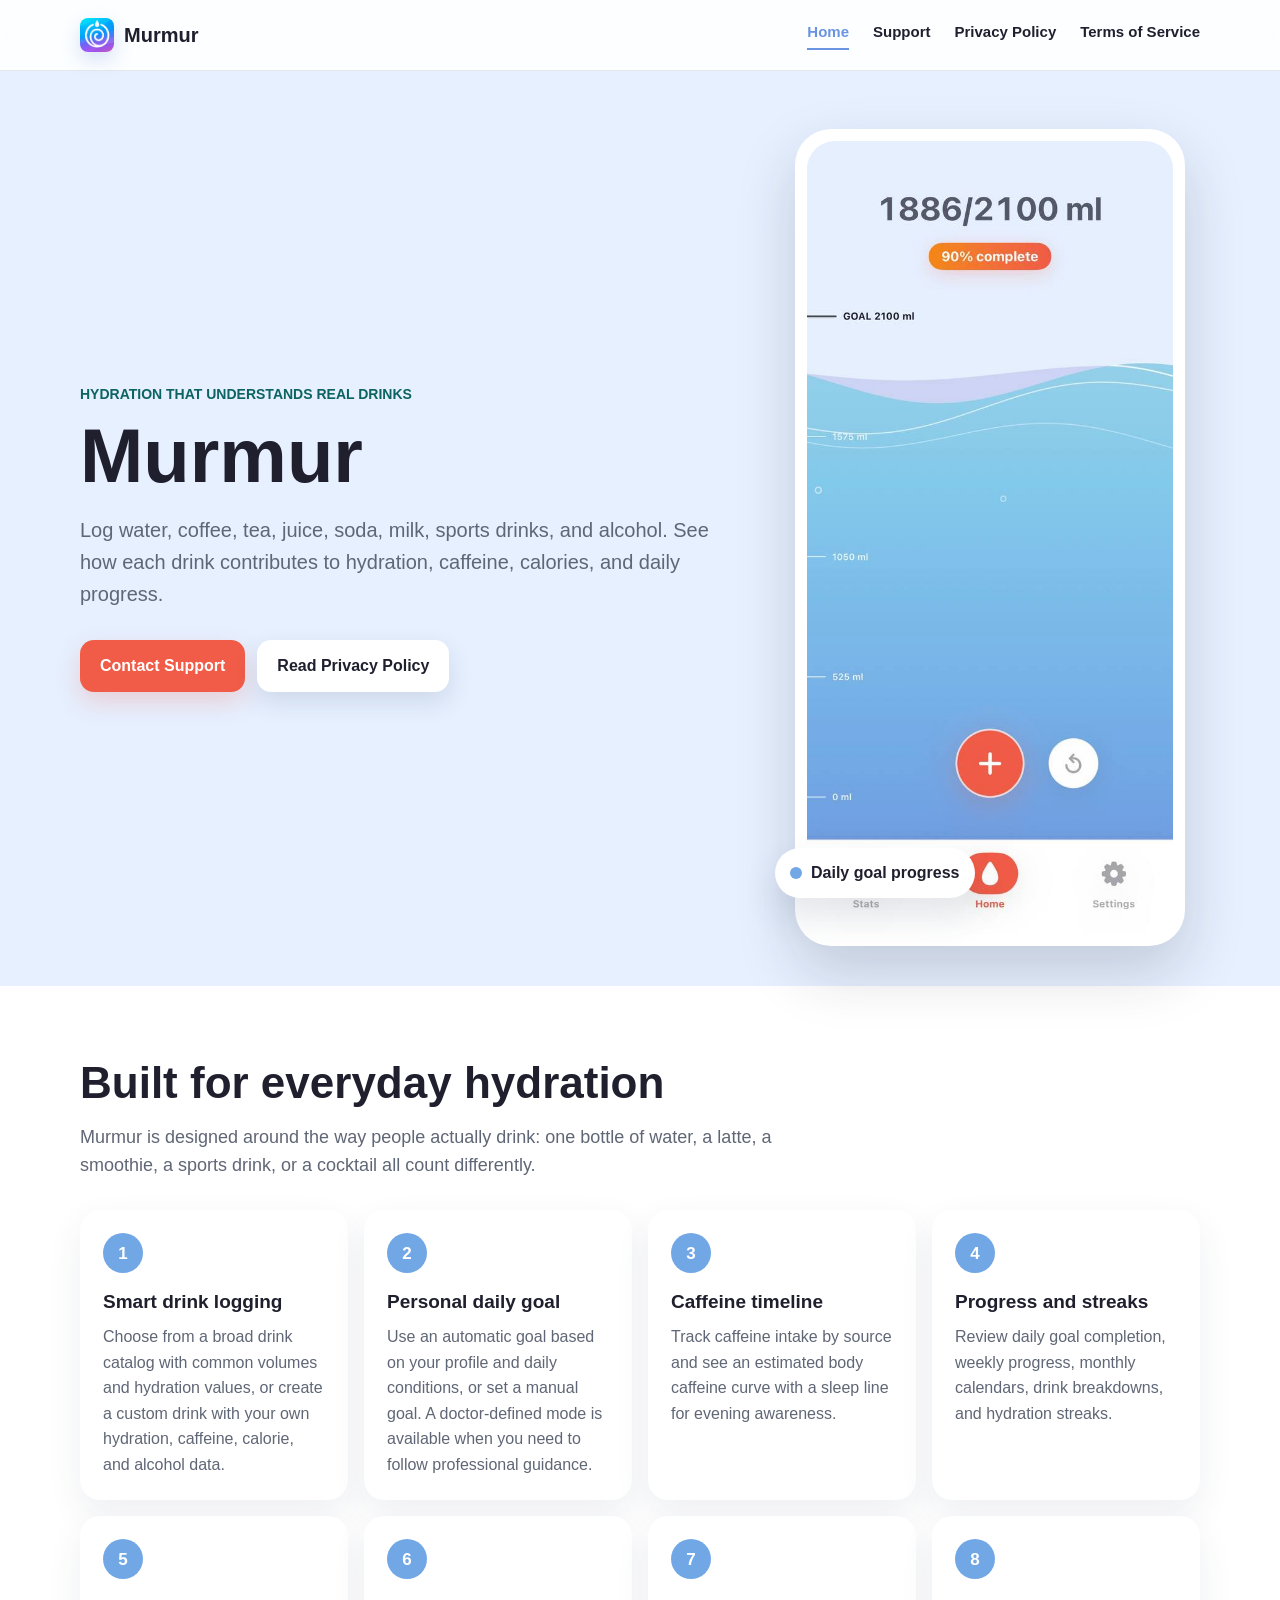
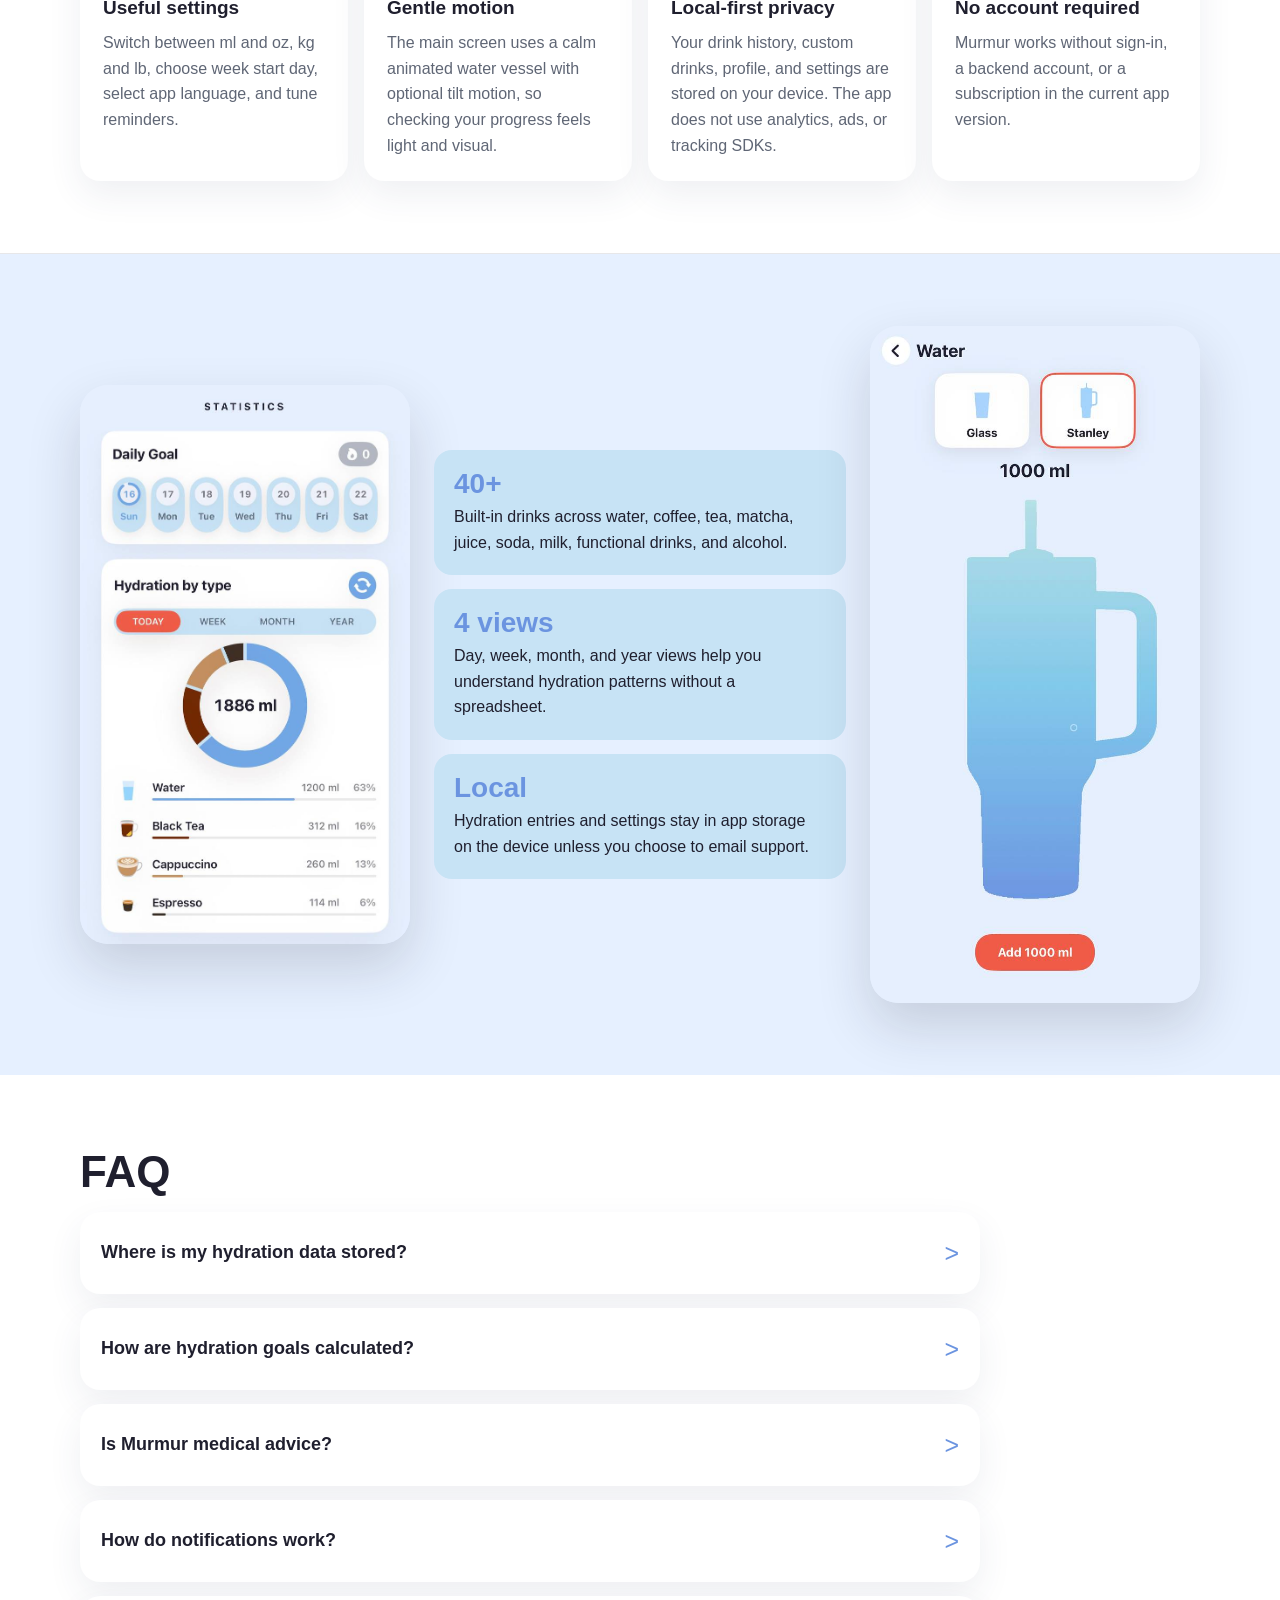
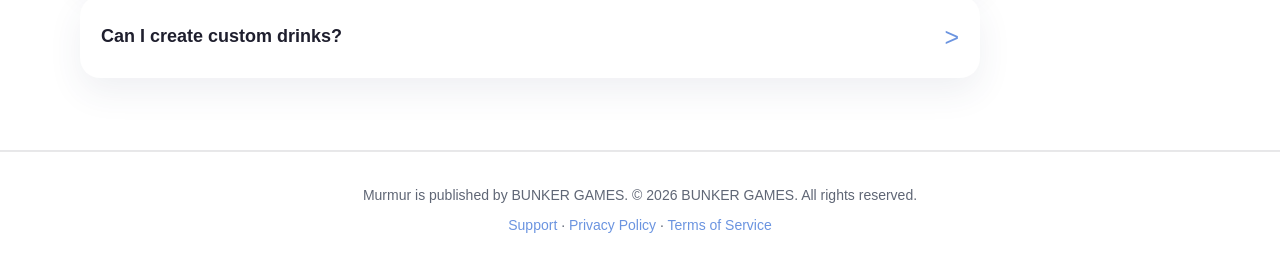
<file: index.html>
<!DOCTYPE html>
<html lang="en">
<head>
    <meta charset="UTF-8">
    <meta name="viewport" content="width=device-width, initial-scale=1.0">
    <title>Murmur for iPhone | Hydration, Caffeine and Drink Log</title>
    <meta name="description" content="Murmur is an iPhone hydration app for logging water and other drinks, tracking daily goals, caffeine, custom drinks, and hydration statistics.">
    <meta name="robots" content="index, follow, max-image-preview:large">
    <link rel="canonical" href="https://nikaprokudina.github.io/water_tracker_web/">
    <meta property="og:type" content="website">
    <meta property="og:title" content="Murmur for iPhone">
    <meta property="og:description" content="Track hydration, caffeine, drink types, daily goals, reminders, and custom drinks on iPhone.">
    <meta property="og:url" content="https://nikaprokudina.github.io/water_tracker_web/">
    <meta property="og:image" content="https://nikaprokudina.github.io/water_tracker_web/assets/main_screen.jpg">
    <meta name="twitter:card" content="summary_large_image">
    <link rel="icon" href="icon.JPEG" type="image/jpeg">
    <link rel="apple-touch-icon" href="icon.JPEG">
    <script type="application/ld+json">
    {
      "@context": "https://schema.org",
      "@type": "MobileApplication",
      "name": "Murmur",
      "operatingSystem": "iOS 17.0 or later",
      "applicationCategory": "HealthApplication",
      "applicationSubCategory": "Hydration tracker",
      "description": "An iPhone hydration tracker for logging water and other drinks, viewing daily goals, caffeine, drink breakdowns, and custom drink entries.",
      "url": "https://nikaprokudina.github.io/water_tracker_web/",
      "offers": {
        "@type": "Offer",
        "price": "0",
        "priceCurrency": "USD"
      },
      "publisher": {
        "@type": "Organization",
        "name": "BUNKER GAMES"
      }
    }
    </script>
    <link rel="stylesheet" href="style.css">
</head>
<body>
    <header>
        <div class="container">
            <a href="index.html" class="logo" aria-label="Murmur home"><span class="logo-mark" aria-hidden="true"></span>Murmur</a>
            <nav aria-label="Main navigation">
                <a href="index.html" class="active">Home</a>
                <a href="support.html">Support</a>
                <a href="privacy.html">Privacy Policy</a>
                <a href="terms.html">Terms of Service</a>
            </nav>
        </div>
    </header>

    <main>
        <section class="hero">
            <div class="container hero-grid">
                <div>
                    <p class="eyebrow">Hydration that understands real drinks</p>
                    <h1>Murmur</h1>
                    <p class="hero-copy">Log water, coffee, tea, juice, soda, milk, sports drinks, and alcohol. See how each drink contributes to hydration, caffeine, calories, and daily progress.</p>
                    <div class="hero-actions">
                        <a class="button" href="support.html">Contact Support</a>
                        <a class="button secondary" href="privacy.html">Read Privacy Policy</a>
                    </div>
                </div>

                <div class="hero-phone" aria-label="Murmur app preview">
                    <div class="phone-frame">
                        <img src="assets/main_screen.jpg" alt="Murmur main hydration screen preview">
                    </div>
                    <div class="floating-pill"><span aria-hidden="true"></span>Daily goal progress</div>
                </div>
            </div>
        </section>

        <section class="section band">
            <div class="container">
                <h2>Built for everyday hydration</h2>
                <p class="section-intro">Murmur is designed around the way people actually drink: one bottle of water, a latte, a smoothie, a sports drink, or a cocktail all count differently.</p>
                <div class="feature-grid">
                    <article class="feature-card">
                        <div class="icon">1</div>
                        <h3>Smart drink logging</h3>
                        <p>Choose from a broad drink catalog with common volumes and hydration values, or create a custom drink with your own hydration, caffeine, calorie, and alcohol data.</p>
                    </article>
                    <article class="feature-card">
                        <div class="icon">2</div>
                        <h3>Personal daily goal</h3>
                        <p>Use an automatic goal based on your profile and daily conditions, or set a manual goal. A doctor-defined mode is available when you need to follow professional guidance.</p>
                    </article>
                    <article class="feature-card">
                        <div class="icon">3</div>
                        <h3>Caffeine timeline</h3>
                        <p>Track caffeine intake by source and see an estimated body caffeine curve with a sleep line for evening awareness.</p>
                    </article>
                    <article class="feature-card">
                        <div class="icon">4</div>
                        <h3>Progress and streaks</h3>
                        <p>Review daily goal completion, weekly progress, monthly calendars, drink breakdowns, and hydration streaks.</p>
                    </article>
                    <article class="feature-card">
                        <div class="icon">5</div>
                        <h3>Useful settings</h3>
                        <p>Switch between ml and oz, kg and lb, choose week start day, select app language, and tune reminders.</p>
                    </article>
                    <article class="feature-card">
                        <div class="icon">6</div>
                        <h3>Gentle motion</h3>
                        <p>The main screen uses a calm animated water vessel with optional tilt motion, so checking your progress feels light and visual.</p>
                    </article>
                    <article class="feature-card">
                        <div class="icon">7</div>
                        <h3>Local-first privacy</h3>
                        <p>Your drink history, custom drinks, profile, and settings are stored on your device. The app does not use analytics, ads, or tracking SDKs.</p>
                    </article>
                    <article class="feature-card">
                        <div class="icon">8</div>
                        <h3>No account required</h3>
                        <p>Murmur works without sign-in, a backend account, or a subscription in the current app version.</p>
                    </article>
                </div>
            </div>
        </section>

        <section class="section">
            <div class="container showcase">
                <img src="assets/statistics.jpg" alt="Murmur statistics screen" loading="lazy">
                <div class="stat-stack">
                    <div class="stat-card">
                        <strong>40+</strong>
                        <p>Built-in drinks across water, coffee, tea, matcha, juice, soda, milk, functional drinks, and alcohol.</p>
                    </div>
                    <div class="stat-card">
                        <strong>4 views</strong>
                        <p>Day, week, month, and year views help you understand hydration patterns without a spreadsheet.</p>
                    </div>
                    <div class="stat-card">
                        <strong>Local</strong>
                        <p>Hydration entries and settings stay in app storage on the device unless you choose to email support.</p>
                    </div>
                </div>
                <img src="assets/choose_water_volume.jpg" alt="Murmur drink volume selection screen" loading="lazy">
            </div>
        </section>

        <section class="section band">
            <div class="container">
                <h2>FAQ</h2>
                <div class="faq-list">
                    <article class="faq-item">
                        <div class="faq-question">
                            <h3>Where is my hydration data stored?</h3>
                            <span class="faq-arrow">></span>
                        </div>
                        <div class="faq-answer">
                            <p>Your drink entries, daily goal snapshots, custom drinks, custom colors, and settings are stored locally on your device in the app's private storage. Murmur does not upload this data to a server.</p>
                        </div>
                    </article>

                    <article class="faq-item">
                        <div class="faq-question">
                            <h3>How are hydration goals calculated?</h3>
                            <span class="faq-arrow">></span>
                        </div>
                        <div class="faq-answer">
                            <p>The app can estimate a goal from optional profile settings such as age, weight, sex, pregnancy or breastfeeding status, activity level, and weather-style preferences. You can also set a manual goal or use a doctor-defined amount.</p>
                        </div>
                    </article>

                    <article class="faq-item">
                        <div class="faq-question">
                            <h3>Is Murmur medical advice?</h3>
                            <span class="faq-arrow">></span>
                        </div>
                        <div class="faq-answer">
                            <p>No. Murmur is an informational wellness tool. It does not diagnose, treat, or prevent disease. Follow guidance from a qualified healthcare professional, especially if you have a medical fluid restriction or condition affecting hydration.</p>
                        </div>
                    </article>

                    <article class="faq-item">
                        <div class="faq-question">
                            <h3>How do notifications work?</h3>
                            <span class="faq-arrow">></span>
                        </div>
                        <div class="faq-answer">
                            <p>Open Settings, General and Support, Notifications. If this is the first time, iOS will ask for permission. If permission was previously denied, the app opens iOS notification settings so you can change it there.</p>
                        </div>
                    </article>

                    <article class="faq-item">
                        <div class="faq-question">
                            <h3>Can I create custom drinks?</h3>
                            <span class="faq-arrow">></span>
                        </div>
                        <div class="faq-answer">
                            <p>Yes. You can add custom drinks with a name, icon, color, default size, hydration percentage, caffeine, calories, and alcohol percentage. Custom drinks are stored locally on your device.</p>
                        </div>
                    </article>
                </div>
            </div>
        </section>
    </main>

    <footer>
        <div class="container">
            <p>Murmur is published by BUNKER GAMES. &copy; 2026 BUNKER GAMES. All rights reserved.</p>
            <div class="footer-links">
                <a href="support.html">Support</a> ·
                <a href="privacy.html">Privacy Policy</a> ·
                <a href="terms.html">Terms of Service</a>
            </div>
        </div>
    </footer>

    <script>
        document.querySelectorAll(".faq-question").forEach(question => {
            question.addEventListener("click", () => {
                const faqItem = question.parentElement;
                const isActive = faqItem.classList.contains("active");

                document.querySelectorAll(".faq-item").forEach(item => {
                    item.classList.remove("active");
                });

                if (!isActive) {
                    faqItem.classList.add("active");
                }
            });
        });
    </script>
</body>
</html>
</file>
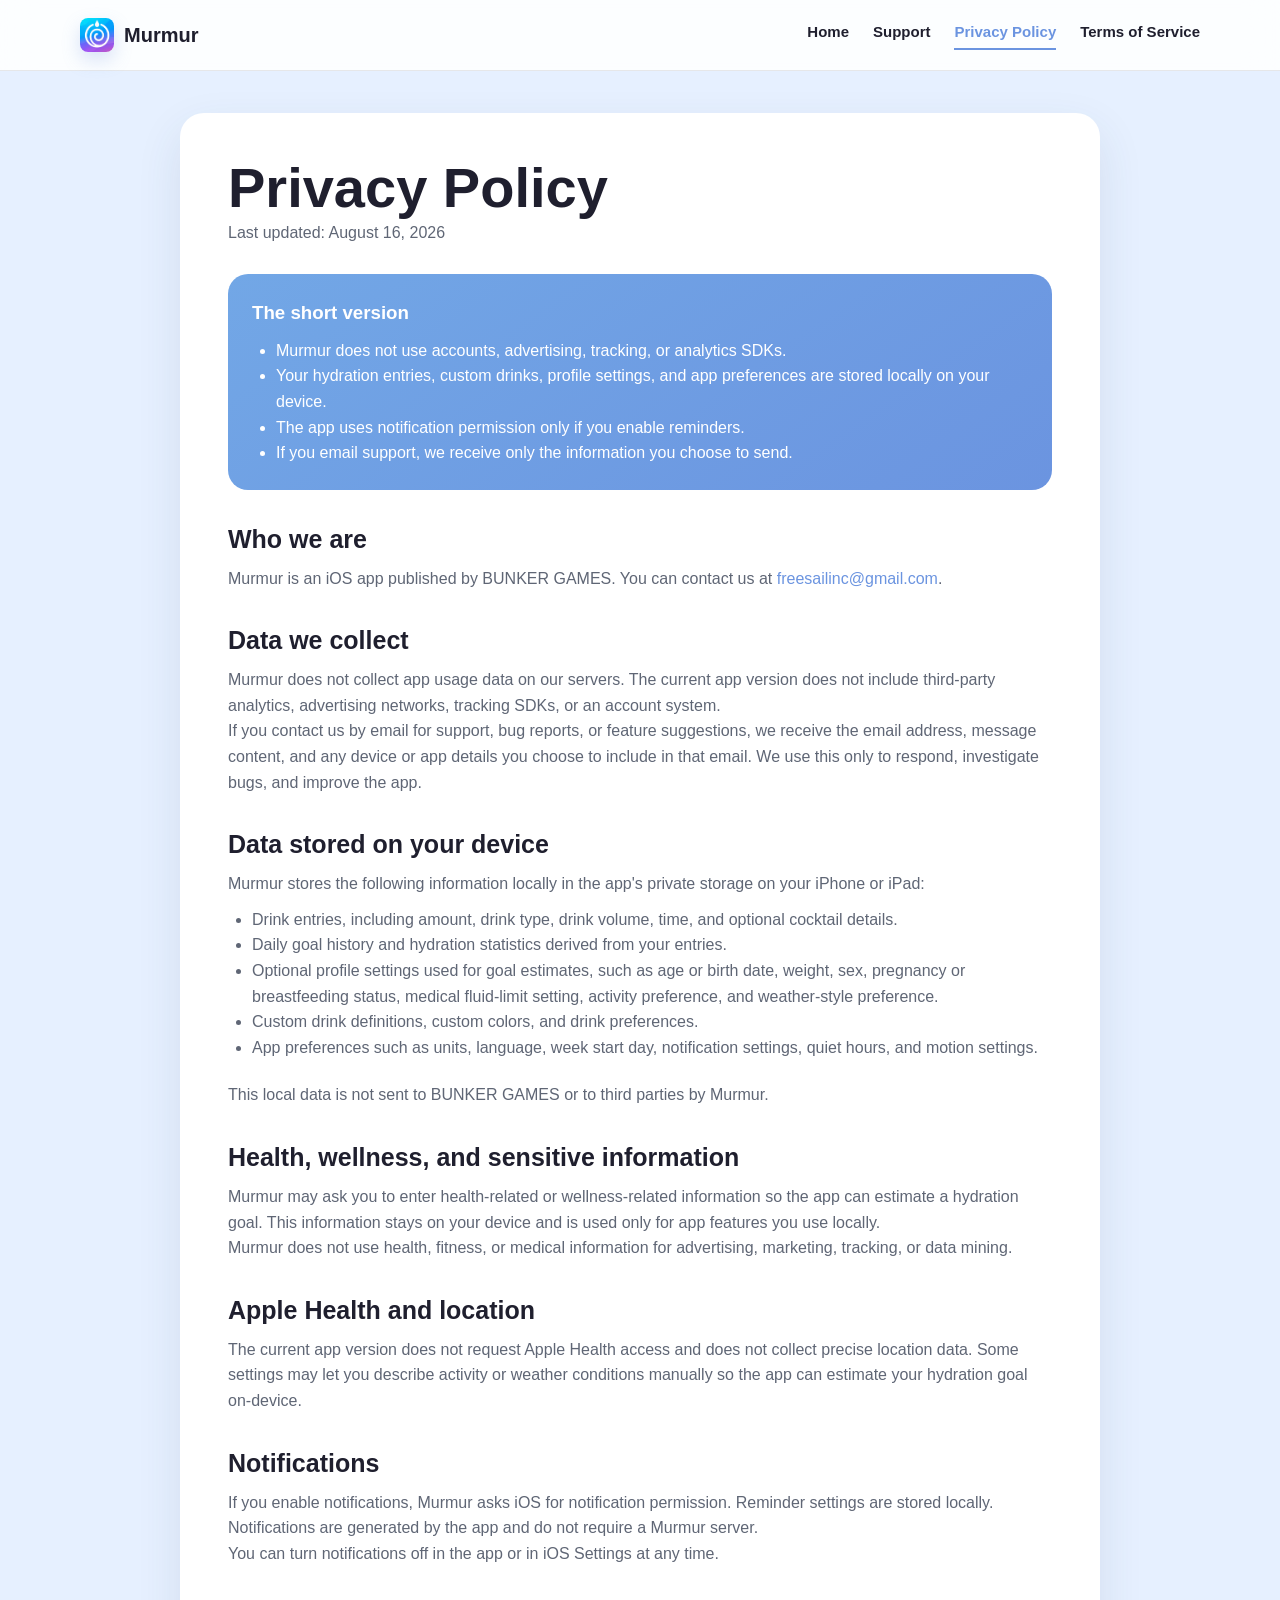
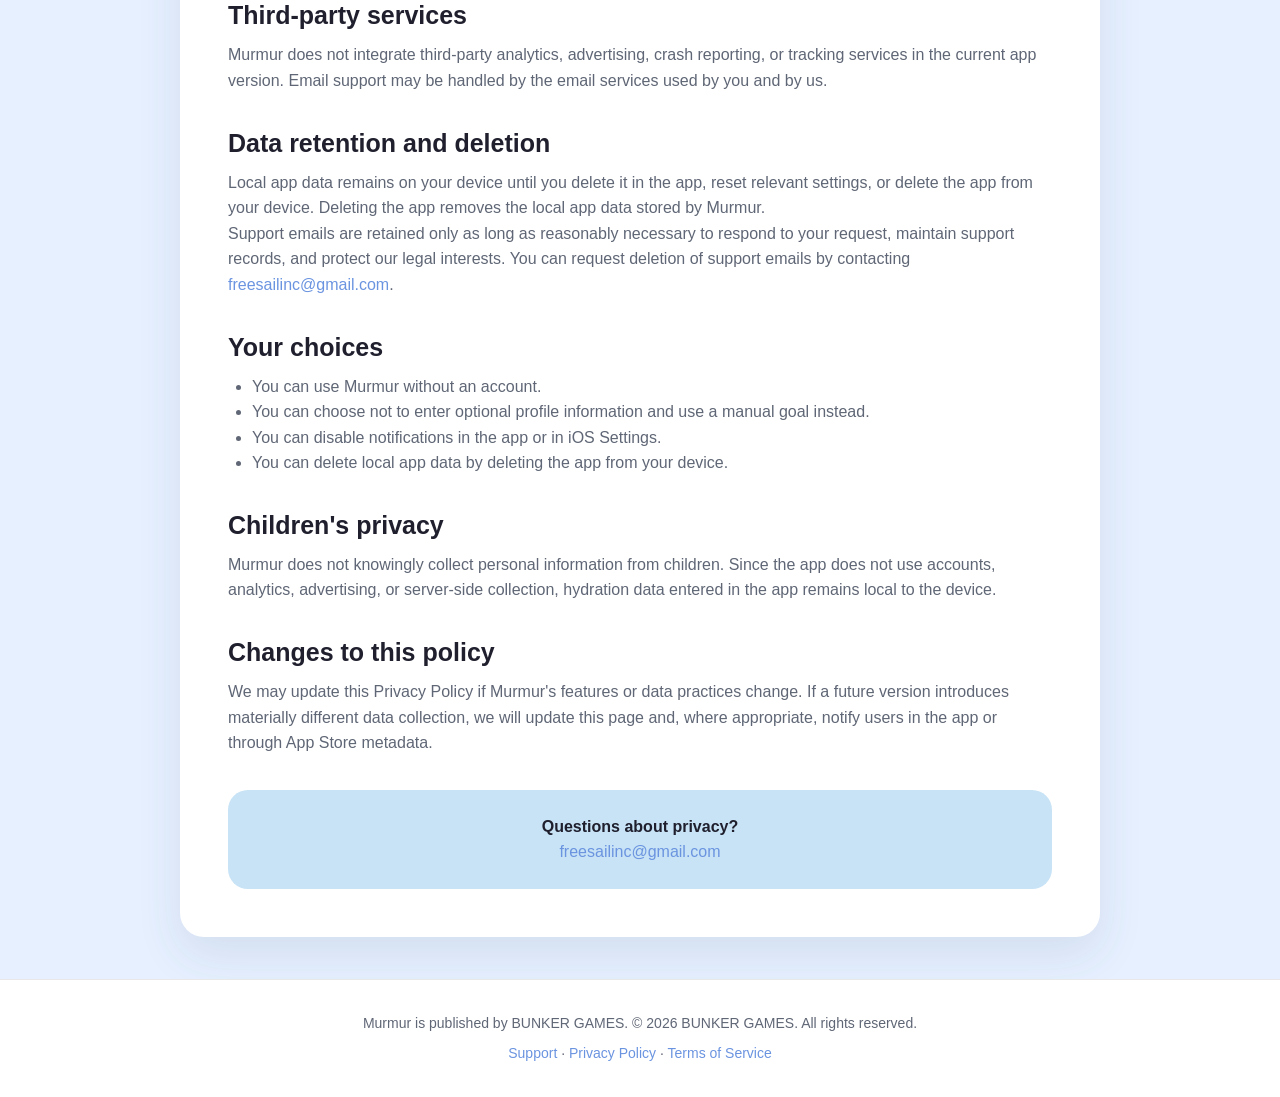
<file: privacy.html>
<!DOCTYPE html>
<html lang="en">
<head>
    <meta charset="UTF-8">
    <meta name="viewport" content="width=device-width, initial-scale=1.0">
    <title>Privacy Policy - Murmur</title>
    <meta name="description" content="Privacy Policy for Murmur, an iPhone hydration tracker app.">
    <link rel="icon" href="icon.JPEG" type="image/jpeg">
    <link rel="apple-touch-icon" href="icon.JPEG">
    <link rel="stylesheet" href="style.css">
</head>
<body>
    <header>
        <div class="container">
            <a href="index.html" class="logo" aria-label="Murmur home"><span class="logo-mark" aria-hidden="true"></span>Murmur</a>
            <nav aria-label="Main navigation">
                <a href="index.html">Home</a>
                <a href="support.html">Support</a>
                <a href="privacy.html" class="active">Privacy Policy</a>
                <a href="terms.html">Terms of Service</a>
            </nav>
        </div>
    </header>

    <main class="container content">
        <h1>Privacy Policy</h1>
        <p class="last-updated">Last updated: August 16, 2026</p>

        <div class="highlight-box">
            <h3>The short version</h3>
            <ul>
                <li>Murmur does not use accounts, advertising, tracking, or analytics SDKs.</li>
                <li>Your hydration entries, custom drinks, profile settings, and app preferences are stored locally on your device.</li>
                <li>The app uses notification permission only if you enable reminders.</li>
                <li>If you email support, we receive only the information you choose to send.</li>
            </ul>
        </div>

        <h2>Who we are</h2>
        <p>Murmur is an iOS app published by BUNKER GAMES. You can contact us at <a href="mailto:freesailinc@gmail.com">freesailinc@gmail.com</a>.</p>

        <h2>Data we collect</h2>
        <p>Murmur does not collect app usage data on our servers. The current app version does not include third-party analytics, advertising networks, tracking SDKs, or an account system.</p>
        <p>If you contact us by email for support, bug reports, or feature suggestions, we receive the email address, message content, and any device or app details you choose to include in that email. We use this only to respond, investigate bugs, and improve the app.</p>

        <h2>Data stored on your device</h2>
        <p>Murmur stores the following information locally in the app's private storage on your iPhone or iPad:</p>
        <ul>
            <li>Drink entries, including amount, drink type, drink volume, time, and optional cocktail details.</li>
            <li>Daily goal history and hydration statistics derived from your entries.</li>
            <li>Optional profile settings used for goal estimates, such as age or birth date, weight, sex, pregnancy or breastfeeding status, medical fluid-limit setting, activity preference, and weather-style preference.</li>
            <li>Custom drink definitions, custom colors, and drink preferences.</li>
            <li>App preferences such as units, language, week start day, notification settings, quiet hours, and motion settings.</li>
        </ul>
        <p>This local data is not sent to BUNKER GAMES or to third parties by Murmur.</p>

        <h2>Health, wellness, and sensitive information</h2>
        <p>Murmur may ask you to enter health-related or wellness-related information so the app can estimate a hydration goal. This information stays on your device and is used only for app features you use locally.</p>
        <p>Murmur does not use health, fitness, or medical information for advertising, marketing, tracking, or data mining.</p>

        <h2>Apple Health and location</h2>
        <p>The current app version does not request Apple Health access and does not collect precise location data. Some settings may let you describe activity or weather conditions manually so the app can estimate your hydration goal on-device.</p>

        <h2>Notifications</h2>
        <p>If you enable notifications, Murmur asks iOS for notification permission. Reminder settings are stored locally. Notifications are generated by the app and do not require a Murmur server.</p>
        <p>You can turn notifications off in the app or in iOS Settings at any time.</p>

        <h2>Third-party services</h2>
        <p>Murmur does not integrate third-party analytics, advertising, crash reporting, or tracking services in the current app version. Email support may be handled by the email services used by you and by us.</p>

        <h2>Data retention and deletion</h2>
        <p>Local app data remains on your device until you delete it in the app, reset relevant settings, or delete the app from your device. Deleting the app removes the local app data stored by Murmur.</p>
        <p>Support emails are retained only as long as reasonably necessary to respond to your request, maintain support records, and protect our legal interests. You can request deletion of support emails by contacting <a href="mailto:freesailinc@gmail.com">freesailinc@gmail.com</a>.</p>

        <h2>Your choices</h2>
        <ul>
            <li>You can use Murmur without an account.</li>
            <li>You can choose not to enter optional profile information and use a manual goal instead.</li>
            <li>You can disable notifications in the app or in iOS Settings.</li>
            <li>You can delete local app data by deleting the app from your device.</li>
        </ul>

        <h2>Children's privacy</h2>
        <p>Murmur does not knowingly collect personal information from children. Since the app does not use accounts, analytics, advertising, or server-side collection, hydration data entered in the app remains local to the device.</p>

        <h2>Changes to this policy</h2>
        <p>We may update this Privacy Policy if Murmur's features or data practices change. If a future version introduces materially different data collection, we will update this page and, where appropriate, notify users in the app or through App Store metadata.</p>

        <div class="contact-box">
            <p><strong>Questions about privacy?</strong></p>
            <p><a href="mailto:freesailinc@gmail.com">freesailinc@gmail.com</a></p>
        </div>
    </main>

    <footer>
        <div class="container">
            <p>Murmur is published by BUNKER GAMES. &copy; 2026 BUNKER GAMES. All rights reserved.</p>
            <div class="footer-links">
                <a href="support.html">Support</a> ·
                <a href="privacy.html">Privacy Policy</a> ·
                <a href="terms.html">Terms of Service</a>
            </div>
        </div>
    </footer>
</body>
</html>
</file>
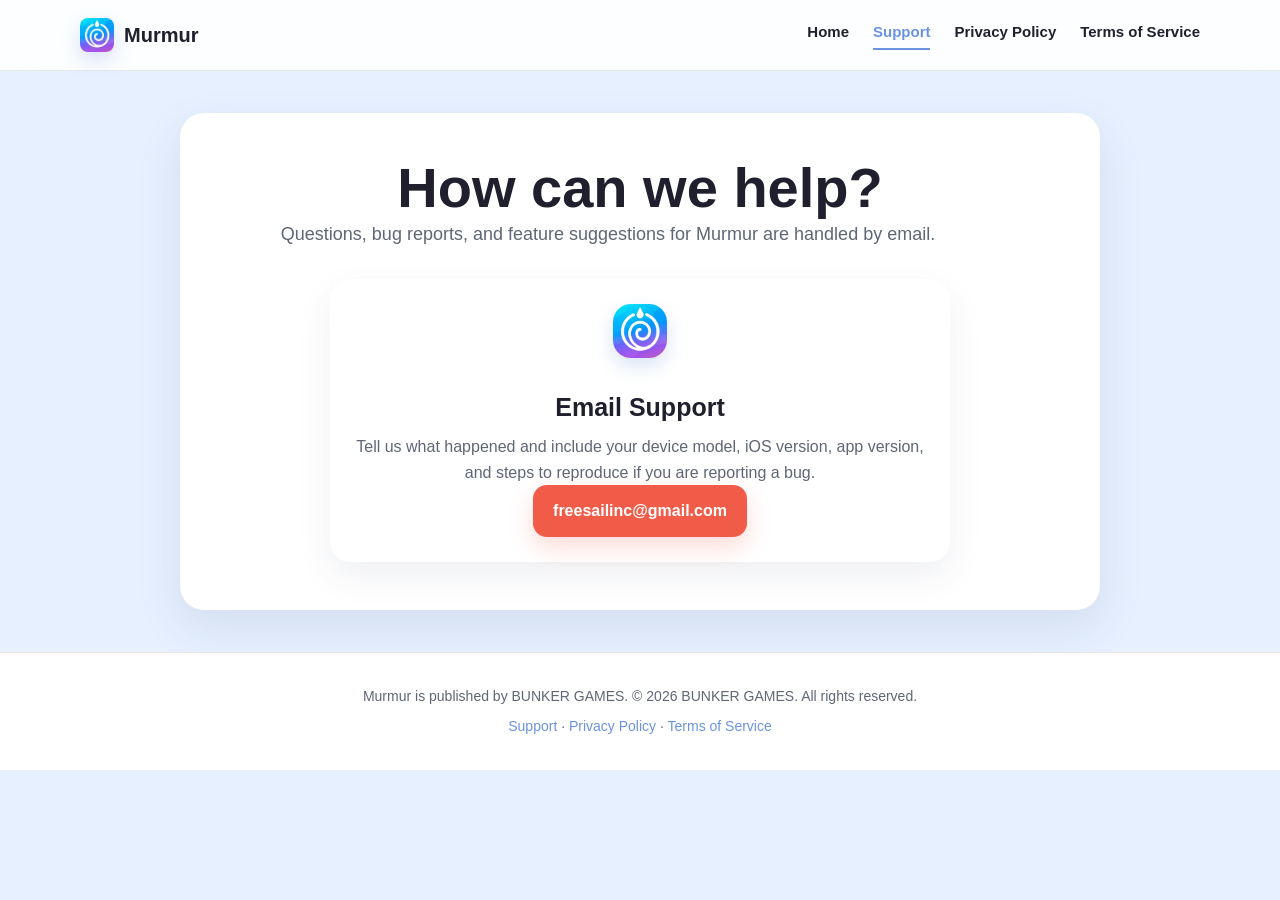
<file: support.html>
<!DOCTYPE html>
<html lang="en">
<head>
    <meta charset="UTF-8">
    <meta name="viewport" content="width=device-width, initial-scale=1.0">
    <title>Support - Murmur</title>
    <meta name="description" content="Contact support for Murmur.">
    <link rel="icon" href="icon.JPEG" type="image/jpeg">
    <link rel="apple-touch-icon" href="icon.JPEG">
    <link rel="stylesheet" href="style.css">
</head>
<body>
    <header>
        <div class="container">
            <a href="index.html" class="logo" aria-label="Murmur home"><span class="logo-mark" aria-hidden="true"></span>Murmur</a>
            <nav aria-label="Main navigation">
                <a href="index.html">Home</a>
                <a href="support.html" class="active">Support</a>
                <a href="privacy.html">Privacy Policy</a>
                <a href="terms.html">Terms of Service</a>
            </nav>
        </div>
    </header>

    <main class="container content support-hero">
        <h1>How can we help?</h1>
        <p class="section-intro">Questions, bug reports, and feature suggestions for Murmur are handled by email.</p>

        <div class="support-card">
            <img class="support-app-icon" src="icon.JPEG" alt="" aria-hidden="true">
            <h2>Email Support</h2>
            <p>Tell us what happened and include your device model, iOS version, app version, and steps to reproduce if you are reporting a bug.</p>
            <a href="mailto:freesailinc@gmail.com?subject=Water%20Tracker%20Support" class="button">freesailinc@gmail.com</a>
        </div>
    </main>

    <footer>
        <div class="container">
            <p>Murmur is published by BUNKER GAMES. &copy; 2026 BUNKER GAMES. All rights reserved.</p>
            <div class="footer-links">
                <a href="support.html">Support</a> ·
                <a href="privacy.html">Privacy Policy</a> ·
                <a href="terms.html">Terms of Service</a>
            </div>
        </div>
    </footer>
</body>
</html>
</file>
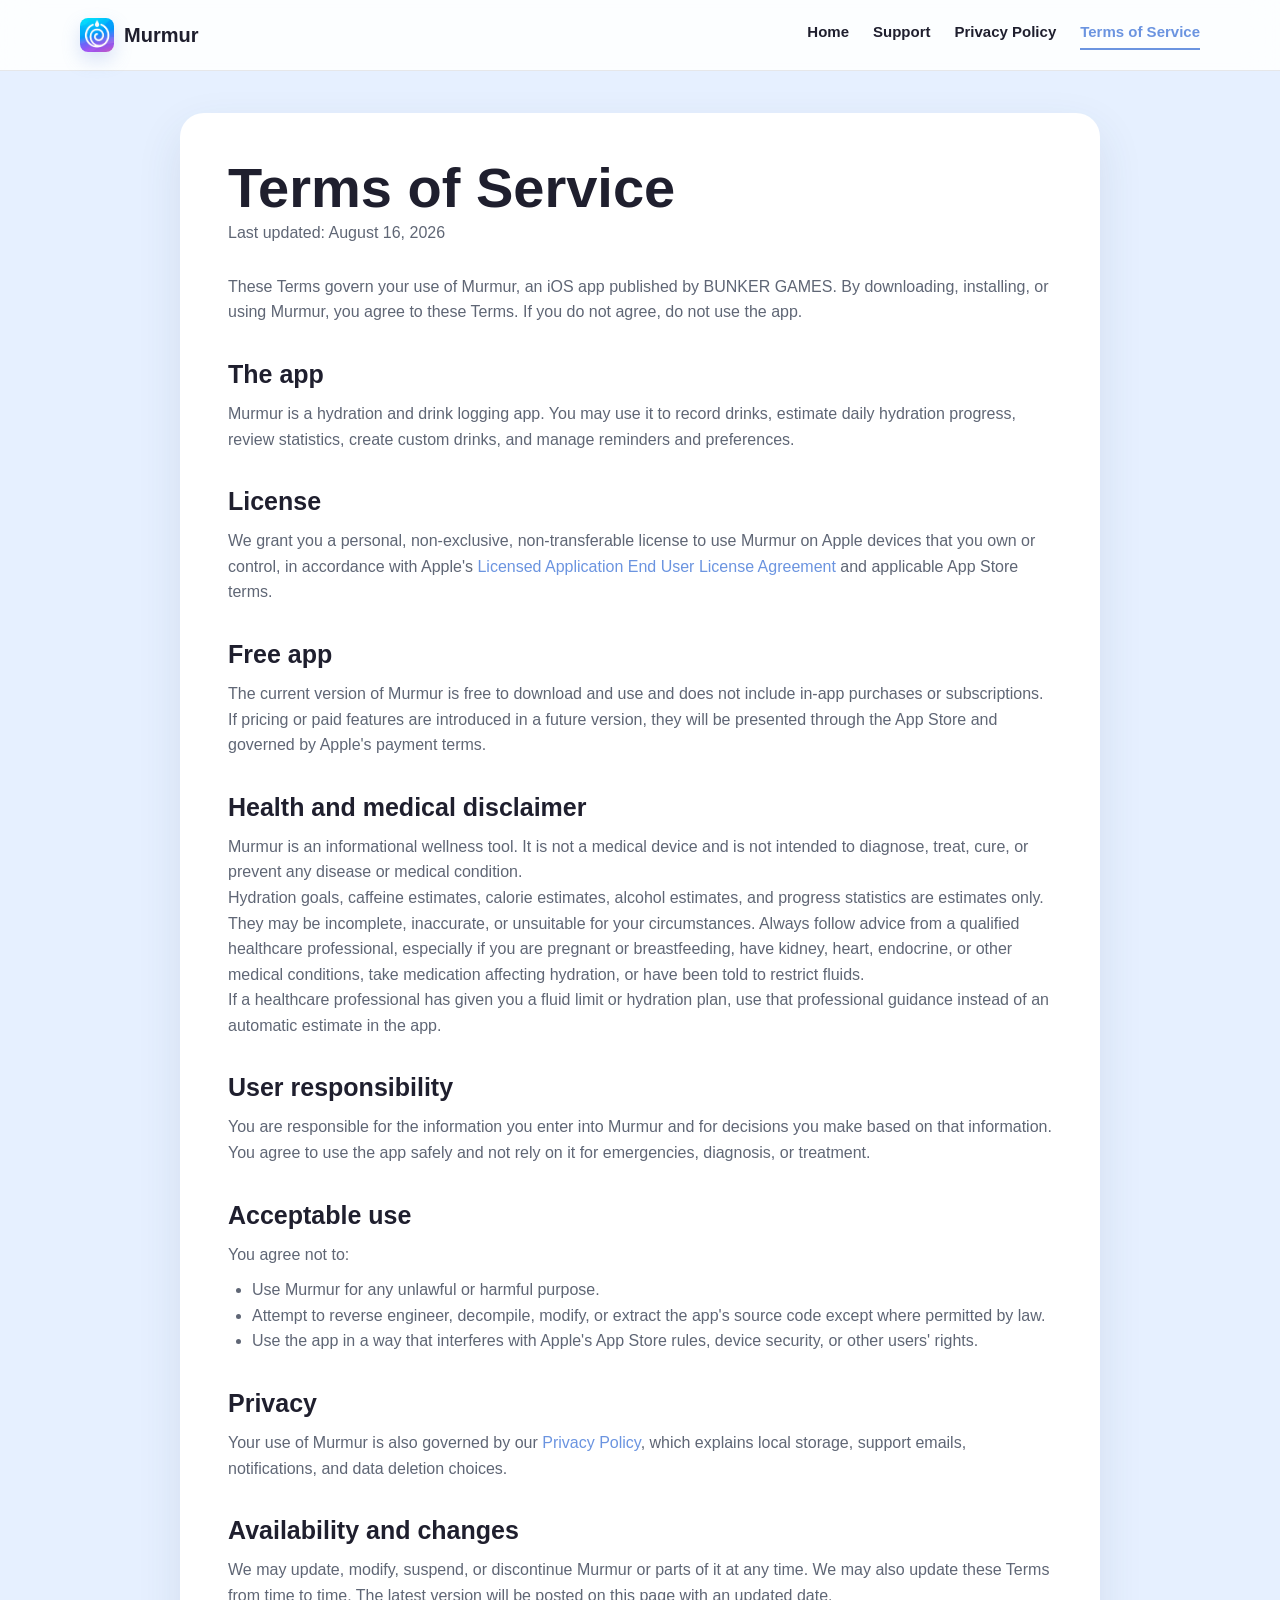
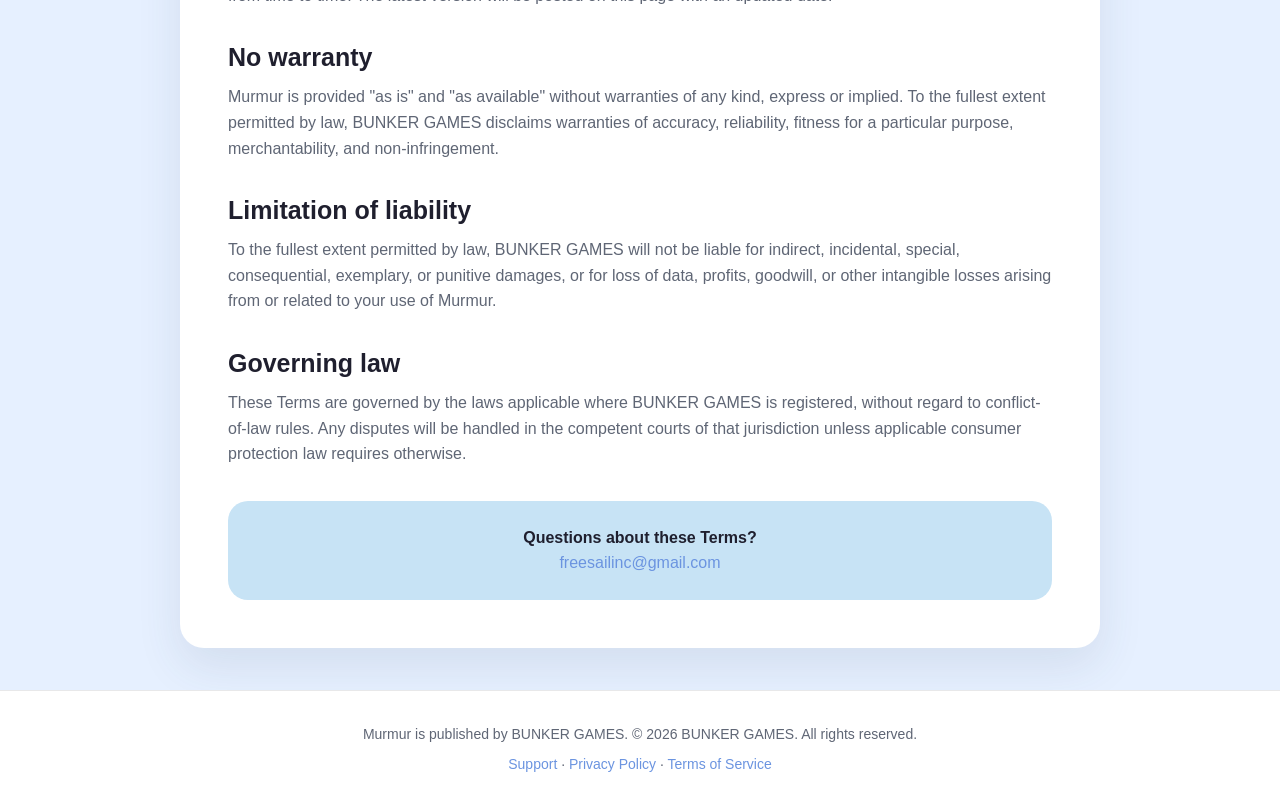
<file: terms.html>
<!DOCTYPE html>
<html lang="en">
<head>
    <meta charset="UTF-8">
    <meta name="viewport" content="width=device-width, initial-scale=1.0">
    <title>Terms of Service - Murmur</title>
    <meta name="description" content="Terms of Service for Murmur, an iPhone hydration tracker app.">
    <link rel="icon" href="icon.JPEG" type="image/jpeg">
    <link rel="apple-touch-icon" href="icon.JPEG">
    <link rel="stylesheet" href="style.css">
</head>
<body>
    <header>
        <div class="container">
            <a href="index.html" class="logo" aria-label="Murmur home"><span class="logo-mark" aria-hidden="true"></span>Murmur</a>
            <nav aria-label="Main navigation">
                <a href="index.html">Home</a>
                <a href="support.html">Support</a>
                <a href="privacy.html">Privacy Policy</a>
                <a href="terms.html" class="active">Terms of Service</a>
            </nav>
        </div>
    </header>

    <main class="container content">
        <h1>Terms of Service</h1>
        <p class="last-updated">Last updated: August 16, 2026</p>

        <p>These Terms govern your use of Murmur, an iOS app published by BUNKER GAMES. By downloading, installing, or using Murmur, you agree to these Terms. If you do not agree, do not use the app.</p>

        <h2>The app</h2>
        <p>Murmur is a hydration and drink logging app. You may use it to record drinks, estimate daily hydration progress, review statistics, create custom drinks, and manage reminders and preferences.</p>

        <h2>License</h2>
        <p>We grant you a personal, non-exclusive, non-transferable license to use Murmur on Apple devices that you own or control, in accordance with Apple's <a href="https://www.apple.com/legal/internet-services/itunes/dev/stdeula/" target="_blank" rel="noopener noreferrer">Licensed Application End User License Agreement</a> and applicable App Store terms.</p>

        <h2>Free app</h2>
        <p>The current version of Murmur is free to download and use and does not include in-app purchases or subscriptions. If pricing or paid features are introduced in a future version, they will be presented through the App Store and governed by Apple's payment terms.</p>

        <h2>Health and medical disclaimer</h2>
        <p>Murmur is an informational wellness tool. It is not a medical device and is not intended to diagnose, treat, cure, or prevent any disease or medical condition.</p>
        <p>Hydration goals, caffeine estimates, calorie estimates, alcohol estimates, and progress statistics are estimates only. They may be incomplete, inaccurate, or unsuitable for your circumstances. Always follow advice from a qualified healthcare professional, especially if you are pregnant or breastfeeding, have kidney, heart, endocrine, or other medical conditions, take medication affecting hydration, or have been told to restrict fluids.</p>
        <p>If a healthcare professional has given you a fluid limit or hydration plan, use that professional guidance instead of an automatic estimate in the app.</p>

        <h2>User responsibility</h2>
        <p>You are responsible for the information you enter into Murmur and for decisions you make based on that information. You agree to use the app safely and not rely on it for emergencies, diagnosis, or treatment.</p>

        <h2>Acceptable use</h2>
        <p>You agree not to:</p>
        <ul>
            <li>Use Murmur for any unlawful or harmful purpose.</li>
            <li>Attempt to reverse engineer, decompile, modify, or extract the app's source code except where permitted by law.</li>
            <li>Use the app in a way that interferes with Apple's App Store rules, device security, or other users' rights.</li>
        </ul>

        <h2>Privacy</h2>
        <p>Your use of Murmur is also governed by our <a href="privacy.html">Privacy Policy</a>, which explains local storage, support emails, notifications, and data deletion choices.</p>

        <h2>Availability and changes</h2>
        <p>We may update, modify, suspend, or discontinue Murmur or parts of it at any time. We may also update these Terms from time to time. The latest version will be posted on this page with an updated date.</p>

        <h2>No warranty</h2>
        <p>Murmur is provided "as is" and "as available" without warranties of any kind, express or implied. To the fullest extent permitted by law, BUNKER GAMES disclaims warranties of accuracy, reliability, fitness for a particular purpose, merchantability, and non-infringement.</p>

        <h2>Limitation of liability</h2>
        <p>To the fullest extent permitted by law, BUNKER GAMES will not be liable for indirect, incidental, special, consequential, exemplary, or punitive damages, or for loss of data, profits, goodwill, or other intangible losses arising from or related to your use of Murmur.</p>

        <h2>Governing law</h2>
        <p>These Terms are governed by the laws applicable where BUNKER GAMES is registered, without regard to conflict-of-law rules. Any disputes will be handled in the competent courts of that jurisdiction unless applicable consumer protection law requires otherwise.</p>

        <div class="contact-box">
            <p><strong>Questions about these Terms?</strong></p>
            <p><a href="mailto:freesailinc@gmail.com">freesailinc@gmail.com</a></p>
        </div>
    </main>

    <footer>
        <div class="container">
            <p>Murmur is published by BUNKER GAMES. &copy; 2026 BUNKER GAMES. All rights reserved.</p>
            <div class="footer-links">
                <a href="support.html">Support</a> ·
                <a href="privacy.html">Privacy Policy</a> ·
                <a href="terms.html">Terms of Service</a>
            </div>
        </div>
    </footer>
</body>
</html>
</file>
<file: style.css>
:root {
    --bg: #e6f0ff;
    --surface: #ffffff;
    --surface-blue: #c7e3f5;
    --water: #72a7e6;
    --water-mid: #80c7eb;
    --water-deep: #6b94e0;
    --ink: #1f1f2e;
    --muted: #5f6675;
    --teal: #0d6361;
    --coral: #f05c47;
    --orange: #f58714;
    --line: rgba(31, 31, 46, 0.10);
    --shadow: rgba(57, 70, 100, 0.14);
}

* {
    box-sizing: border-box;
    margin: 0;
    padding: 0;
}

html {
    scroll-behavior: smooth;
}

body {
    min-height: 100vh;
    color: var(--ink);
    background: var(--bg);
    font-family: -apple-system, BlinkMacSystemFont, "Nunito", "Segoe UI", Roboto, sans-serif;
    line-height: 1.6;
}

img {
    max-width: 100%;
    display: block;
}

a {
    color: var(--water-deep);
    text-decoration: none;
}

a:hover {
    opacity: 0.78;
}

.container {
    width: min(1120px, calc(100% - 40px));
    margin: 0 auto;
}

header {
    position: sticky;
    top: 0;
    z-index: 10;
    background: rgba(255, 255, 255, 0.88);
    backdrop-filter: blur(16px);
    border-bottom: 1px solid var(--line);
}

header .container {
    display: flex;
    align-items: center;
    justify-content: space-between;
    gap: 28px;
    padding: 18px 0;
}

.logo {
    display: inline-flex;
    align-items: center;
    gap: 10px;
    color: var(--ink);
    font-size: 20px;
    font-weight: 800;
    line-height: 1.15;
}

.logo-mark {
    width: 34px;
    height: 34px;
    flex: 0 0 34px;
    border-radius: 8px;
    background: url("icon.JPEG") center / cover no-repeat;
    box-shadow: 0 8px 18px rgba(107, 148, 224, 0.25);
}

nav {
    display: flex;
    align-items: center;
    gap: 24px;
    flex-wrap: wrap;
}

nav a {
    color: var(--ink);
    font-weight: 700;
    font-size: 15px;
    padding-bottom: 4px;
    border-bottom: 2px solid transparent;
}

nav a.active,
nav a:hover {
    color: var(--water-deep);
    border-bottom-color: var(--water-deep);
    opacity: 1;
}

.hero {
    padding: 58px 0 40px;
}

.hero-grid {
    display: grid;
    grid-template-columns: minmax(0, 1fr) minmax(280px, 420px);
    gap: 54px;
    align-items: center;
}

.eyebrow {
    color: var(--teal);
    font-size: 14px;
    font-weight: 800;
    letter-spacing: 0;
    text-transform: uppercase;
    margin-bottom: 14px;
}

h1 {
    color: var(--ink);
    font-size: clamp(42px, 7vw, 76px);
    line-height: 0.95;
    font-weight: 900;
    margin-bottom: 22px;
}

.hero-copy {
    color: var(--muted);
    font-size: 20px;
    max-width: 680px;
    margin-bottom: 30px;
}

.hero-actions,
.inline-actions {
    display: flex;
    align-items: center;
    flex-wrap: wrap;
    gap: 12px;
}

.button {
    display: inline-flex;
    align-items: center;
    justify-content: center;
    min-height: 48px;
    padding: 13px 20px;
    border-radius: 14px;
    color: white;
    background: var(--coral);
    font-weight: 800;
    box-shadow: 0 10px 24px rgba(240, 92, 71, 0.22);
}

.button.secondary {
    color: var(--ink);
    background: var(--surface);
    box-shadow: 0 10px 24px var(--shadow);
}

.hero-phone {
    position: relative;
    justify-self: center;
    width: min(100%, 390px);
}

.phone-frame {
    overflow: hidden;
    border-radius: 36px;
    background: var(--surface);
    padding: 12px;
    box-shadow: 0 26px 60px rgba(31, 31, 46, 0.18);
}

.phone-frame img {
    border-radius: 28px;
    aspect-ratio: 9 / 19.5;
    object-fit: cover;
    object-position: center top;
}

.floating-pill {
    position: absolute;
    left: -20px;
    bottom: 48px;
    display: flex;
    align-items: center;
    gap: 9px;
    padding: 12px 15px;
    border-radius: 999px;
    background: var(--surface);
    box-shadow: 0 18px 34px var(--shadow);
    font-weight: 800;
}

.floating-pill span {
    width: 12px;
    height: 12px;
    border-radius: 50%;
    background: var(--water);
}

.band {
    background: var(--surface);
    border-top: 1px solid rgba(255, 255, 255, 0.7);
    border-bottom: 1px solid var(--line);
}

.section {
    padding: 72px 0;
}

.section h2 {
    font-size: clamp(30px, 4vw, 44px);
    line-height: 1.08;
    font-weight: 900;
    margin-bottom: 16px;
}

.section-intro {
    color: var(--muted);
    font-size: 18px;
    max-width: 760px;
    margin-bottom: 30px;
}

.feature-grid {
    display: grid;
    grid-template-columns: repeat(4, minmax(0, 1fr));
    gap: 16px;
}

.feature-card,
.policy-card,
.support-card,
.faq-item {
    background: var(--surface);
    border: 1px solid rgba(255, 255, 255, 0.7);
    border-radius: 20px;
    box-shadow: 0 14px 34px rgba(57, 70, 100, 0.08);
}

.feature-card {
    padding: 22px;
}

.feature-card .icon {
    width: 40px;
    height: 40px;
    display: grid;
    place-items: center;
    color: white;
    background: var(--water);
    border-radius: 50%;
    font-size: 17px;
    font-weight: 900;
    margin-bottom: 18px;
}

.feature-card h3 {
    font-size: 19px;
    line-height: 1.2;
    margin-bottom: 10px;
}

.feature-card p,
.policy-card p,
.policy-card li,
.support-card p,
.faq-answer p,
.content p,
.content li {
    color: var(--muted);
}

.showcase {
    display: grid;
    grid-template-columns: 330px minmax(0, 1fr) 330px;
    gap: 24px;
    align-items: center;
}

.showcase img {
    width: 100%;
    border-radius: 28px;
    box-shadow: 0 24px 54px rgba(31, 31, 46, 0.16);
}

.stat-stack {
    display: grid;
    gap: 14px;
}

.stat-card {
    padding: 20px;
    border-radius: 18px;
    background: var(--surface-blue);
}

.stat-card strong {
    display: block;
    font-size: 28px;
    line-height: 1;
    color: var(--water-deep);
    margin-bottom: 6px;
}

.faq-list {
    display: grid;
    gap: 14px;
    max-width: 900px;
}

.faq-question {
    width: 100%;
    display: flex;
    align-items: center;
    justify-content: space-between;
    gap: 16px;
    padding: 20px;
    cursor: pointer;
}

.faq-question h3 {
    font-size: 18px;
    line-height: 1.25;
}

.faq-arrow {
    color: var(--water-deep);
    font-size: 25px;
    transition: transform 0.2s ease;
}

.faq-item.active .faq-arrow {
    transform: rotate(90deg);
}

.faq-answer {
    max-height: 0;
    overflow: hidden;
    padding: 0 20px;
    transition: max-height 0.24s ease, padding 0.24s ease;
}

.faq-item.active .faq-answer {
    max-height: 520px;
    padding: 0 20px 20px;
}

.content {
    max-width: 920px;
    margin: 42px auto;
    padding: 48px;
    background: var(--surface);
    border-radius: 24px;
    box-shadow: 0 18px 46px rgba(57, 70, 100, 0.11);
}

.content h1 {
    font-size: clamp(38px, 5vw, 56px);
    margin-bottom: 6px;
}

.content h2 {
    margin-top: 34px;
    margin-bottom: 12px;
    font-size: 25px;
    line-height: 1.2;
}

.content h3 {
    margin-bottom: 10px;
}

.content ul {
    margin: 10px 0 22px 24px;
}

.last-updated {
    color: var(--muted);
    margin-bottom: 28px;
}

.highlight-box {
    padding: 24px;
    border-radius: 20px;
    background: linear-gradient(145deg, var(--water), var(--water-deep));
    margin: 26px 0;
}

.highlight-box h3,
.highlight-box li {
    color: white;
}

.highlight-box ul {
    margin-bottom: 0;
}

.policy-grid {
    display: grid;
    grid-template-columns: repeat(2, minmax(0, 1fr));
    gap: 16px;
    margin: 24px 0;
}

.policy-card,
.support-card {
    padding: 24px;
}

.contact-box {
    margin-top: 34px;
    padding: 24px;
    border-radius: 20px;
    background: var(--surface-blue);
    text-align: center;
}

.contact-box p {
    color: var(--ink);
}

.support-hero {
    text-align: center;
}

.support-card {
    max-width: 620px;
    margin: 28px auto 0;
}

.support-card .support-app-icon {
    width: 54px;
    height: 54px;
    margin: 0 auto 16px;
    border-radius: 18px;
    object-fit: cover;
    box-shadow: 0 8px 18px rgba(107, 148, 224, 0.25);
}

footer {
    padding: 32px 0;
    text-align: center;
    background: var(--surface);
    border-top: 1px solid var(--line);
}

footer p {
    color: var(--muted);
    font-size: 14px;
    margin-bottom: 8px;
}

.footer-links {
    color: var(--muted);
    font-size: 14px;
}

@media (max-width: 980px) {
    .hero-grid,
    .showcase {
        grid-template-columns: 1fr;
    }

    .hero-phone {
        width: min(82vw, 360px);
    }

    .feature-grid,
    .policy-grid {
        grid-template-columns: repeat(2, minmax(0, 1fr));
    }
}

@media (max-width: 720px) {
    header .container {
        align-items: stretch;
        flex-direction: column;
        gap: 14px;
    }

    .logo {
        justify-content: center;
    }

    nav {
        justify-content: center;
        gap: 14px;
    }

    nav a {
        font-size: 14px;
    }

    .container {
        width: min(100% - 28px, 1120px);
    }

    .hero {
        padding-top: 38px;
    }

    .hero-actions,
    .inline-actions {
        align-items: stretch;
        flex-direction: column;
    }

    .button {
        width: 100%;
    }

    .floating-pill {
        left: 12px;
        right: 12px;
        bottom: 22px;
        justify-content: center;
    }

    .section {
        padding: 52px 0;
    }

    .feature-grid,
    .policy-grid {
        grid-template-columns: 1fr;
    }

    .content {
        margin: 22px auto;
        padding: 30px 20px;
        border-radius: 20px;
    }
}
</file>
